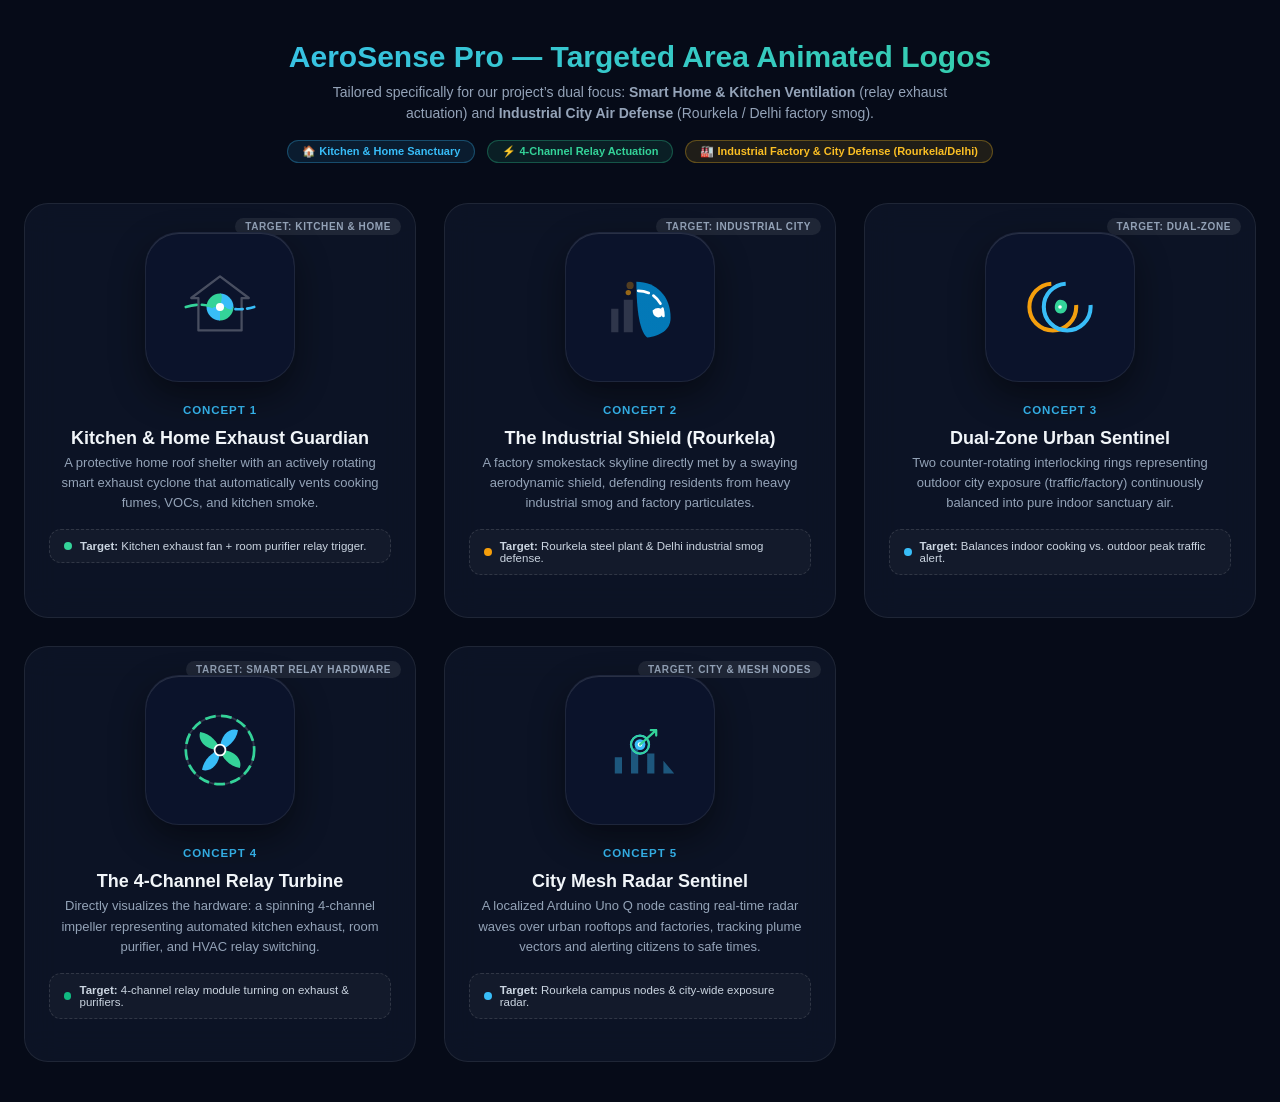
<file: web_dashboard/logo_showcase.html>
<!DOCTYPE html>
<html lang="en">
<head>
  <meta charset="UTF-8">
  <title>AeroSense Pro — Animated Targeted-Area Logo Concepts</title>
  <style>
    * { margin: 0; padding: 0; box-sizing: border-box; font-family: -apple-system, BlinkMacSystemFont, "Segoe UI", Roboto, Helvetica, Arial, sans-serif; }
    body { background: #060B18; color: #F8FAFC; padding: 40px 24px; min-height: 100vh; }
    
    .header { text-align: center; margin-bottom: 40px; }
    .header h1 { font-size: 30px; font-weight: 800; background: linear-gradient(135deg, #38BDF8, #34D399); -webkit-background-clip: text; -webkit-text-fill-color: transparent; }
    .header p { color: #94A3B8; font-size: 14px; margin-top: 8px; max-width: 640px; margin-left: auto; margin-right: auto; line-height: 1.5; }
    
    .target-badge-bar { display: flex; justify-content: center; gap: 12px; margin-top: 16px; flex-wrap: wrap; }
    .target-pill { background: rgba(56, 189, 248, 0.1); border: 1px solid rgba(56, 189, 248, 0.3); color: #38BDF8; font-size: 11px; font-weight: 600; padding: 4px 14px; border-radius: 20px; }
    .target-pill.emerald { background: rgba(52, 211, 153, 0.1); border-color: rgba(52, 211, 153, 0.3); color: #34D399; }
    .target-pill.amber { background: rgba(251, 191, 36, 0.1); border-color: rgba(251, 191, 36, 0.3); color: #FBBF24; }

    .grid { display: grid; grid-template-columns: repeat(auto-fit, minmax(320px, 1fr)); gap: 28px; max-width: 1400px; margin: 0 auto; }
    
    .card { 
      background: rgba(15, 23, 42, 0.75); 
      border: 1px solid rgba(255, 255, 255, 0.08); 
      border-radius: 24px; 
      padding: 28px 24px; 
      display: flex; 
      flex-direction: column; 
      align-items: center; 
      transition: all 0.3s ease; 
      backdrop-filter: blur(16px);
      position: relative;
      overflow: hidden;
    }
    .card:hover { transform: translateY(-5px); border-color: rgba(56, 189, 248, 0.5); box-shadow: 0 16px 36px rgba(0,0,0,0.5); }
    
    .target-tag {
      position: absolute;
      top: 14px;
      right: 14px;
      font-size: 10px;
      font-weight: 700;
      padding: 3px 10px;
      border-radius: 10px;
      background: rgba(255, 255, 255, 0.08);
      color: #94A3B8;
      text-transform: uppercase;
      letter-spacing: 0.6px;
    }

    .icon-preview { 
      width: 150px; 
      height: 150px; 
      border-radius: 34px; 
      background: #0B132B; 
      display: flex; 
      align-items: center; 
      justify-content: center; 
      box-shadow: 0 14px 34px rgba(0,0,0,0.45), inset 0 1px 0 rgba(255,255,255,0.12); 
      margin-bottom: 22px; 
      border: 1px solid rgba(255,255,255,0.08); 
      position: relative;
    }

    .title { font-size: 18px; font-weight: 700; color: #F1F5F9; margin-bottom: 4px; text-align: center; }
    .subtitle { font-size: 11.5px; color: #38BDF8; font-weight: 700; text-transform: uppercase; letter-spacing: 0.9px; margin-bottom: 12px; }
    .desc { font-size: 13px; color: #94A3B8; line-height: 1.55; text-align: center; margin-bottom: 16px; min-height: 58px; }
    
    .highlight-box {
      width: 100%;
      background: rgba(255, 255, 255, 0.03);
      border: 1px dashed rgba(255, 255, 255, 0.12);
      border-radius: 12px;
      padding: 10px 14px;
      font-size: 11.5px;
      color: #CBD5E1;
      margin-bottom: 14px;
      display: flex;
      align-items: center;
      gap: 8px;
    }
    .highlight-box span.dot { width: 8px; height: 8px; border-radius: 50%; display: inline-block; }

    /* ========================================================= */
    /* KEYFRAME ANIMATIONS                                       */
    /* ========================================================= */
    
    /* 1. Continuous Smooth Rotation */
    @keyframes spinSlow {
      from { transform: rotate(0deg); }
      to { transform: rotate(360deg); }
    }
    .anim-spin {
      transform-origin: 50px 50px;
      animation: spinSlow 9s linear infinite;
    }
    .anim-spin-fast {
      transform-origin: 50px 50px;
      animation: spinSlow 3.2s linear infinite;
    }

    /* 2. Gentle Breathing Pulse */
    @keyframes breathPulse {
      0%, 100% { transform: scale(1); opacity: 0.9; }
      50% { transform: scale(1.06); opacity: 1; filter: drop-shadow(0 0 10px rgba(56, 189, 248, 0.7)); }
    }
    .anim-pulse {
      transform-origin: 50px 50px;
      animation: breathPulse 3.5s ease-in-out infinite;
    }

    /* 3. Flowing Air Dashes */
    @keyframes airFlow {
      to { stroke-dashoffset: -40; }
    }
    .anim-flow-1 {
      stroke-dasharray: 12, 6;
      animation: airFlow 1.8s linear infinite;
    }
    .anim-flow-2 {
      stroke-dasharray: 8, 5;
      animation: airFlow 1.2s linear infinite;
    }

    /* 4. Industrial Smog to Pure Air Wave */
    @keyframes swayShield {
      0%, 100% { transform: translateY(0) rotate(0deg); }
      50% { transform: translateY(-3px) rotate(1.5deg); }
    }
    .anim-sway {
      transform-origin: 50px 70px;
      animation: swayShield 4s ease-in-out infinite;
    }

    /* 5. Expanding Radar Pulse */
    @keyframes radarWave {
      0% { r: 10; opacity: 0.8; }
      100% { r: 38; opacity: 0; }
    }
    .anim-radar {
      animation: radarWave 2.2s cubic-bezier(0.2, 0.8, 0.4, 1) infinite;
    }
  </style>
</head>
<body>

  <div class="header">
    <h1>AeroSense Pro — Targeted Area Animated Logos</h1>
    <p>Tailored specifically for our project’s dual focus: <strong>Smart Home & Kitchen Ventilation</strong> (relay exhaust actuation) and <strong>Industrial City Air Defense</strong> (Rourkela / Delhi factory smog).</p>
    <div class="target-badge-bar">
      <span class="target-pill">🏠 Kitchen & Home Sanctuary</span>
      <span class="target-pill emerald">⚡ 4-Channel Relay Actuation</span>
      <span class="target-pill amber">🏭 Industrial Factory & City Defense (Rourkela/Delhi)</span>
    </div>
  </div>

  <div class="grid">

    <!-- ======================================================== -->
    <!-- CONCEPT 1: Home & Kitchen Smart Exhaust Guardian        -->
    <!-- ======================================================== -->
    <div class="card">
      <span class="target-tag">Target: Kitchen & Home</span>
      <div class="icon-preview">
        <svg width="90" height="90" viewBox="0 0 100 100" fill="none">
          <defs>
            <linearGradient id="homeGrad" x1="20" y1="20" x2="80" y2="80">
              <stop offset="0%" stop-color="#38BDF8"/>
              <stop offset="100%" stop-color="#34D399"/>
            </linearGradient>
          </defs>
          <!-- Modern Home Roof Silhouette -->
          <path d="M50 16 L82 40 L74 40 L74 76 L26 76 L26 40 L18 40 Z" stroke="rgba(255,255,255,0.25)" stroke-width="2.5" fill="none" stroke-linejoin="round"/>
          <!-- Active Rotating Exhaust Vortex / Turbine Blade -->
          <g class="anim-spin">
            <path d="M50 35 C58 35 65 42 65 50 C65 53 58 52 50 50 Z" fill="#38BDF8"/>
            <path d="M65 50 C65 58 58 65 50 65 C47 65 48 58 50 50 Z" fill="#34D399"/>
            <path d="M50 65 C42 65 35 58 35 50 C35 47 42 48 50 50 Z" fill="#38BDF8"/>
            <path d="M35 50 C35 42 42 35 50 35 C53 35 52 42 50 50 Z" fill="#34D399"/>
          </g>
          <!-- Animated Inhalation / Clean Air Streams -->
          <path class="anim-flow-1" d="M12 50 Q30 45 42 50" stroke="#34D399" stroke-width="3" stroke-linecap="round"/>
          <path class="anim-flow-2" d="M88 50 Q70 55 58 50" stroke="#38BDF8" stroke-width="3" stroke-linecap="round"/>
          <circle cx="50" cy="50" r="4.5" fill="#FFFFFF"/>
        </svg>
      </div>
      <div class="subtitle">Concept 1</div>
      <div class="title">Kitchen & Home Exhaust Guardian</div>
      <p class="desc">A protective home roof shelter with an actively rotating smart exhaust cyclone that automatically vents cooking fumes, VOCs, and kitchen smoke.</p>
      <div class="highlight-box">
        <span class="dot" style="background:#34D399"></span>
        <span><b>Target:</b> Kitchen exhaust fan + room purifier relay trigger.</span>
      </div>
    </div>

    <!-- ======================================================== -->
    <!-- CONCEPT 2: Industrial City Plume Deflector (Rourkela/Delhi) -->
    <!-- ======================================================== -->
    <div class="card">
      <span class="target-tag">Target: Industrial City</span>
      <div class="icon-preview">
        <svg width="90" height="90" viewBox="0 0 100 100" fill="none">
          <defs>
            <linearGradient id="shieldGlow" x1="30" y1="20" x2="80" y2="85">
              <stop offset="0%" stop-color="#0284C7"/>
              <stop offset="60%" stop-color="#06B6D4"/>
              <stop offset="100%" stop-color="#10B981"/>
            </linearGradient>
            <linearGradient id="smogGrad" x1="15" y1="70" x2="35" y2="30">
              <stop offset="0%" stop-color="#F59E0B" stop-opacity="0.8"/>
              <stop offset="100%" stop-color="#EF4444" stop-opacity="0.2"/>
            </linearGradient>
          </defs>
          <!-- Factory Chimneys Silhouette (Left side - Rourkela/Delhi) -->
          <path d="M18 78 L18 52 L26 52 L26 78 L32 78 L32 42 L42 42 L42 78 Z" fill="rgba(255,255,255,0.15)"/>
          <circle cx="37" cy="34" r="3" fill="#F59E0B" opacity="0.6"/>
          <circle cx="39" cy="26" r="4" fill="#F59E0B" opacity="0.3"/>
          
          <!-- Animated Protective Air Shield Canopy (Deflecting Smog) -->
          <g class="anim-sway">
            <path d="M46 22 C68 22 84 38 84 62 C84 76 72 82 58 84 C48 76 46 45 46 22 Z" fill="url(#shieldGlow)" opacity="0.9"/>
            <path class="anim-flow-1" d="M48 32 C64 32 76 44 76 60" stroke="#FFFFFF" stroke-width="3" stroke-linecap="round" fill="none"/>
          </g>
          <!-- Sprouting Pure Living Leaf on clean side -->
          <path d="M64 54 C70 48 78 52 74 60 C70 64 64 60 64 54 Z" fill="#FFFFFF"/>
        </svg>
      </div>
      <div class="subtitle">Concept 2</div>
      <div class="title">The Industrial Shield (Rourkela)</div>
      <p class="desc">A factory smokestack skyline directly met by a swaying aerodynamic shield, defending residents from heavy industrial smog and factory particulates.</p>
      <div class="highlight-box">
        <span class="dot" style="background:#F59E0B"></span>
        <span><b>Target:</b> Rourkela steel plant & Delhi industrial smog defense.</span>
      </div>
    </div>

    <!-- ======================================================== -->
    <!-- CONCEPT 3: Dual-Zone Breathing Harmony                   -->
    <!-- ======================================================== -->
    <div class="card">
      <span class="target-tag">Target: Dual-Zone</span>
      <div class="icon-preview">
        <svg width="90" height="90" viewBox="0 0 100 100" fill="none">
          <defs>
            <linearGradient id="ringOutdoor" x1="0" y1="0" x2="50" y2="50">
              <stop offset="0%" stop-color="#F59E0B"/>
              <stop offset="100%" stop-color="#38BDF8"/>
            </linearGradient>
            <linearGradient id="ringIndoor" x1="50" y1="50" x2="100" y2="100">
              <stop offset="0%" stop-color="#38BDF8"/>
              <stop offset="100%" stop-color="#34D399"/>
            </linearGradient>
          </defs>
          <!-- Outdoor Ambient Ring (Amber to Cyan) -->
          <circle cx="42" cy="50" r="26" stroke="url(#ringOutdoor)" stroke-width="4.5" stroke-dasharray="120 40" class="anim-spin"/>
          <!-- Indoor Clean Sanctuary Ring (Cyan to Emerald) -->
          <circle cx="58" cy="50" r="26" stroke="url(#ringIndoor)" stroke-width="4.5" stroke-dasharray="120 40" class="anim-spin" style="animation-direction: reverse; animation-duration: 7s;"/>
          <!-- Central Protected Leaf Nexus -->
          <g class="anim-pulse">
            <circle cx="50" cy="50" r="11" fill="#0B132B"/>
            <path d="M50 42 C56 42 60 47 57 53 C54 59 47 58 45 54 C43 50 45 42 50 42 Z" fill="#34D399"/>
            <circle cx="50" cy="50" r="2" fill="#FFFFFF"/>
          </g>
        </svg>
      </div>
      <div class="subtitle">Concept 3</div>
      <div class="title">Dual-Zone Urban Sentinel</div>
      <p class="desc">Two counter-rotating interlocking rings representing outdoor city exposure (traffic/factory) continuously balanced into pure indoor sanctuary air.</p>
      <div class="highlight-box">
        <span class="dot" style="background:#38BDF8"></span>
        <span><b>Target:</b> Balances indoor cooking vs. outdoor peak traffic alert.</span>
      </div>
    </div>

    <!-- ======================================================== -->
    <!-- CONCEPT 4: 4-Channel Relay Turbine (Active Clean Air)    -->
    <!-- ======================================================== -->
    <div class="card">
      <span class="target-tag">Target: Smart Relay Hardware</span>
      <div class="icon-preview">
        <svg width="90" height="90" viewBox="0 0 100 100" fill="none">
          <defs>
            <linearGradient id="bladeGrad" x1="0" y1="0" x2="100" y2="100">
              <stop offset="0%" stop-color="#38BDF8"/>
              <stop offset="100%" stop-color="#059669"/>
            </linearGradient>
          </defs>
          <!-- Outer Aerodynamic Air Ring -->
          <circle cx="50" cy="50" r="38" stroke="rgba(255,255,255,0.15)" stroke-width="2"/>
          <circle class="anim-flow-1" cx="50" cy="50" r="38" stroke="#34D399" stroke-width="3" fill="none"/>
          <!-- 4-Blade Ventilation Impeller (Representing 4-Channel Relay Control) -->
          <g class="anim-spin-fast">
            <!-- Blade 1: Channel 1 Exhaust -->
            <path d="M50 50 C50 32 62 25 70 28 C68 40 58 48 50 50 Z" fill="#38BDF8"/>
            <!-- Blade 2: Channel 2 Purifier -->
            <path d="M50 50 C68 50 75 62 72 70 C60 68 52 58 50 50 Z" fill="#34D399"/>
            <!-- Blade 3: Channel 3 Ionizer/HVAC -->
            <path d="M50 50 C50 68 38 75 30 72 C32 60 42 52 50 50 Z" fill="#38BDF8"/>
            <!-- Blade 4: Channel 4 Ventilation Damper -->
            <path d="M50 50 C32 50 25 38 28 30 C40 32 48 42 50 50 Z" fill="#34D399"/>
            <circle cx="50" cy="50" r="6" fill="#0B132B" stroke="#FFFFFF" stroke-width="2"/>
          </g>
        </svg>
      </div>
      <div class="subtitle">Concept 4</div>
      <div class="title">The 4-Channel Relay Turbine</div>
      <p class="desc">Directly visualizes the hardware: a spinning 4-channel impeller representing automated kitchen exhaust, room purifier, and HVAC relay switching.</p>
      <div class="highlight-box">
        <span class="dot" style="background:#10B981"></span>
        <span><b>Target:</b> 4-channel relay module turning on exhaust & purifiers.</span>
      </div>
    </div>

    <!-- ======================================================== -->
    <!-- CONCEPT 5: Regional City Mesh Radar                      -->
    <!-- ======================================================== -->
    <div class="card">
      <span class="target-tag">Target: City & Mesh Nodes</span>
      <div class="icon-preview">
        <svg width="90" height="90" viewBox="0 0 100 100" fill="none">
          <defs>
            <linearGradient id="cityGrad" x1="20" y1="70" x2="80" y2="70">
              <stop offset="0%" stop-color="#38BDF8" stop-opacity="0.4"/>
              <stop offset="100%" stop-color="#34D399" stop-opacity="0.4"/>
            </linearGradient>
          </defs>
          <!-- City & Factory Baseline Skyline -->
          <path d="M12 76 L22 76 L22 58 L30 58 L30 76 L40 76 L40 48 L48 48 L48 76 L58 76 L58 54 L66 54 L66 76 L76 76 L76 62 L88 76 Z" fill="url(#cityGrad)"/>
          <!-- Expanding Radar Rings (Real-time sensing) -->
          <circle class="anim-radar" cx="50" cy="44" r="10" stroke="#38BDF8" stroke-width="2.5" fill="none"/>
          <circle class="anim-radar" cx="50" cy="44" r="10" stroke="#34D399" stroke-width="2" fill="none" style="animation-delay: 1.1s;"/>
          <!-- Center Arduino UNO Q Sensor Node Pin -->
          <circle cx="50" cy="44" r="6" fill="#38BDF8"/>
          <circle cx="50" cy="44" r="2.5" fill="#FFFFFF"/>
          <!-- Micro-Plume Vector Arrow -->
          <path d="M50 44 L68 28 M68 28 L62 28 M68 28 L68 34" stroke="#34D399" stroke-width="2.5" stroke-linecap="round" stroke-linejoin="round"/>
        </svg>
      </div>
      <div class="subtitle">Concept 5</div>
      <div class="title">City Mesh Radar Sentinel</div>
      <p class="desc">A localized Arduino Uno Q node casting real-time radar waves over urban rooftops and factories, tracking plume vectors and alerting citizens to safe times.</p>
      <div class="highlight-box">
        <span class="dot" style="background:#38BDF8"></span>
        <span><b>Target:</b> Rourkela campus nodes & city-wide exposure radar.</span>
      </div>
    </div>

  </div>

</body>
</html>
</file>
